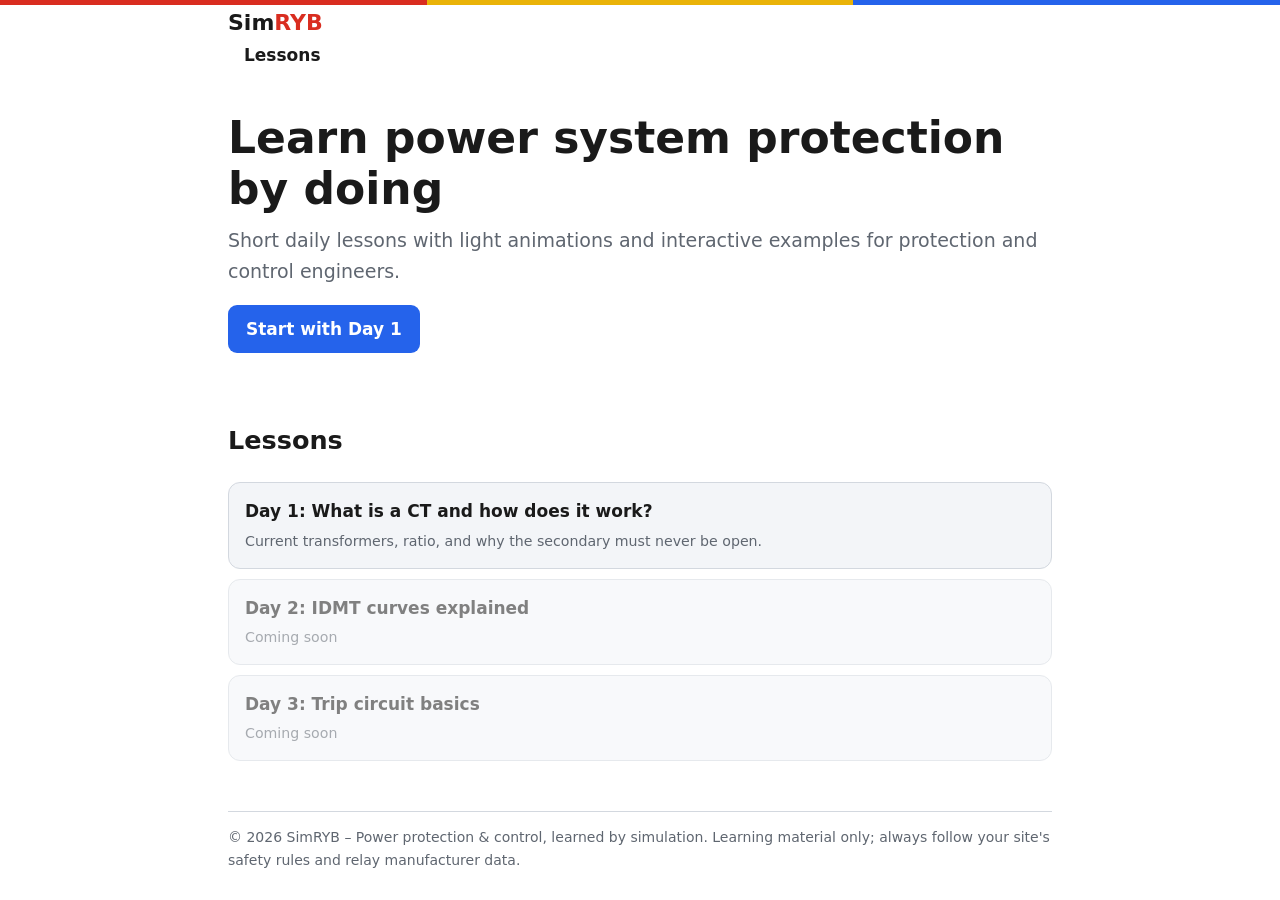
<file: index.html>
<!DOCTYPE html><html lang="en"><head><meta charset="utf-8"><meta name="viewport" content="width=device-width,initial-scale=1"><title>Learn power system protection by simulation</title>
<meta name="description" content="Daily lessons on power system protection and control with simple animations and interactive examples."><link rel="canonical" href="https://simryb.com/"><link rel="stylesheet" href="style.css"></head>
<body data-root=""><div id="hd"></div><main class="w">
<section class="hero"><h1>Learn power system protection by doing</h1><p>Short daily lessons with light animations and interactive examples for protection and control engineers.</p>
<a class="btn" href="lessons/what-is-a-ct.html">Start with Day 1</a></section>
<h2>Lessons</h2>
<a class="card" href="lessons/what-is-a-ct.html"><b>Day 1: What is a CT and how does it work?</b><br><small>Current transformers, ratio, and why the secondary must never be open.</small></a>
<div class="card soon"><b>Day 2: IDMT curves explained</b><br><small>Coming soon</small></div>
<div class="card soon"><b>Day 3: Trip circuit basics</b><br><small>Coming soon</small></div>
</main><div id="ft"></div><script src="site.js"></script></body></html>
</file>
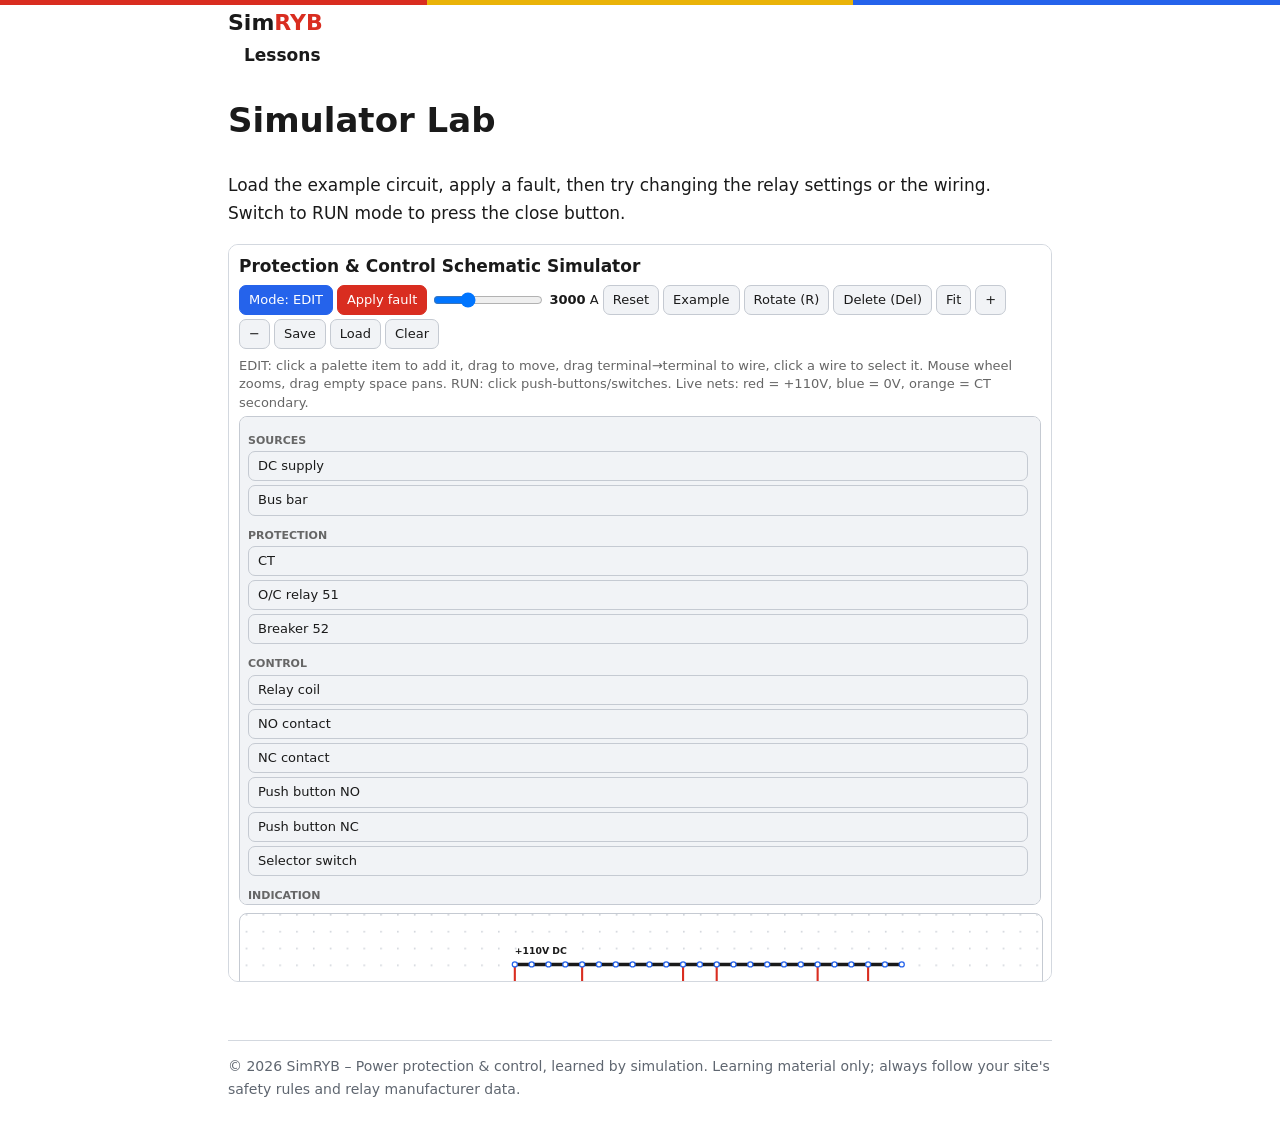
<file: lab.html>
<!DOCTYPE html><html lang="en"><head><meta charset="utf-8"><meta name="viewport" content="width=device-width,initial-scale=1"><title>Protection and control simulator lab</title>
<meta name="description" content="Free browser simulator: wire a CT, overcurrent relay, 86 lockout and breaker, apply a fault and watch the trip logic."><link rel="canonical" href="https://simryb.com/lab.html"><link rel="stylesheet" href="style.css"></head>
<body data-root=""><div id="hd"></div><main class="w"><h1>Simulator Lab</h1>
<p>Load the example circuit, apply a fault, then try changing the relay settings or the wiring. Switch to RUN mode to press the close button.</p>
<iframe src="simulator.html" title="Protection and control schematic simulator"></iframe></main><div id="ft"></div><script src="site.js"></script></body></html>
</file>
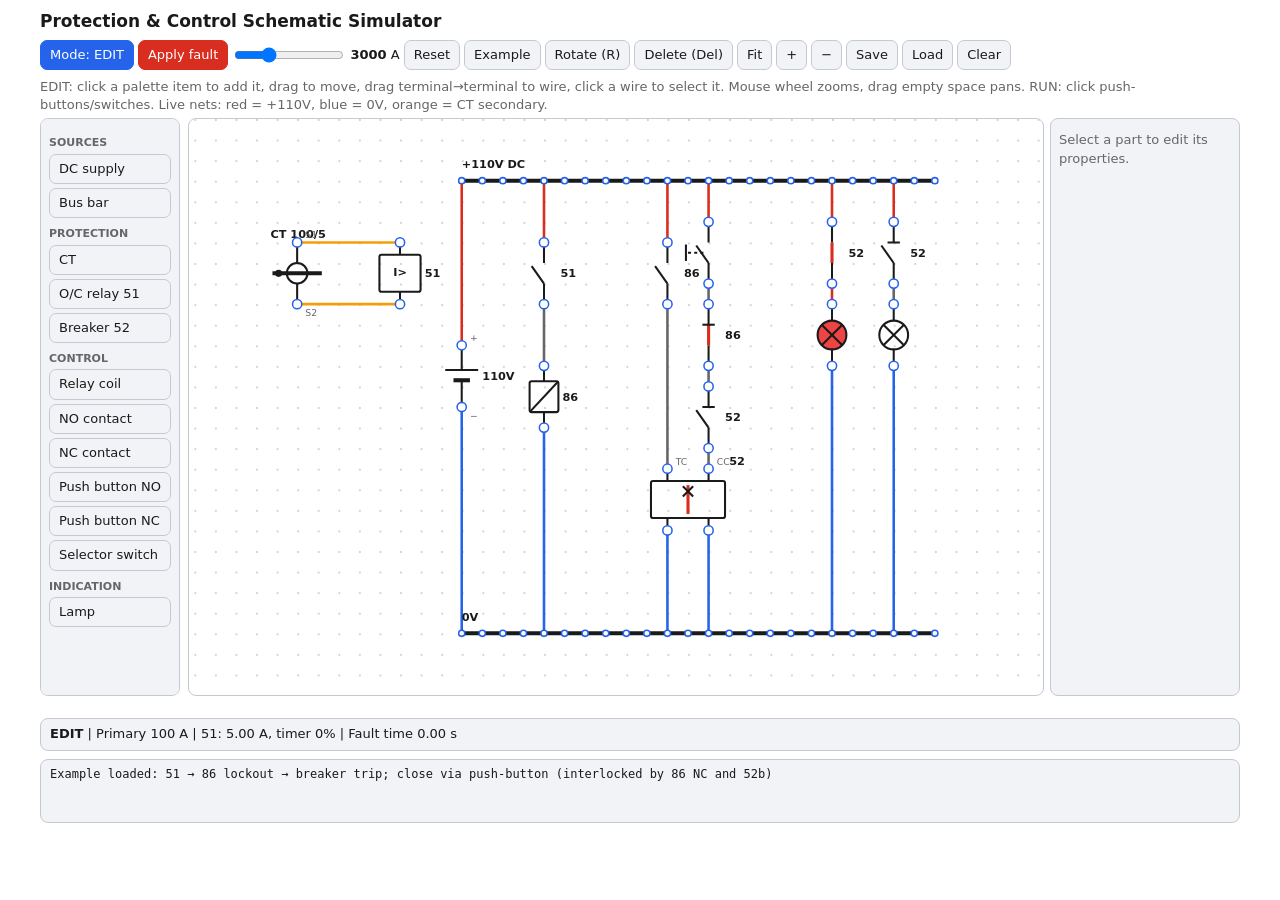
<file: simulator.html>
<!DOCTYPE html><html lang="en"><head><meta charset="utf-8"><meta name="viewport" content="width=device-width, initial-scale=1, viewport-fit=cover"><title>Protection &amp; Control Schematic Simulator</title><style>
:root{--bg:#fff;--fg:#1a1a1a;--mut:#666;--card:#f1f3f6;--bd:#c5cad2;--acc:#2563eb;--red:#d92d20;--grn:#16a34a;--org:#f59e0b;color-scheme:light dark;box-sizing:border-box;padding-top:env(safe-area-inset-top,0px);padding-bottom:env(safe-area-inset-bottom,0px)}
@media(prefers-color-scheme:dark){:root:not([data-theme=light]){--bg:#14161a;--fg:#e8e8e8;--mut:#9aa0a6;--card:#1f2329;--bd:#3a3f47}}
:root[data-theme=dark]{--bg:#14161a;--fg:#e8e8e8;--mut:#9aa0a6;--card:#1f2329;--bd:#3a3f47}
html{scroll-padding-top:env(safe-area-inset-top,0px)}
body{margin:0;background:var(--bg);color:var(--fg);font:13px/1.4 system-ui,-apple-system,Segoe UI,Roboto,sans-serif}
main{max-width:1200px;margin:0 auto;padding:10px}h1{font-size:17px;margin:0 0 6px}.m{color:var(--mut);margin:4px 0}
button,select,input:not([type=range]){font:inherit;padding:5px 9px;border:1px solid var(--bd);border-radius:7px;background:var(--card);color:var(--fg);cursor:pointer}
button{margin:0 4px 4px 0}button.p{background:var(--acc);color:#fff;border-color:var(--acc)}button.d{background:var(--red);color:#fff;border-color:var(--red)}button.g{background:var(--grn);color:#fff;border-color:var(--grn)}
.app{display:grid;grid-template-columns:140px 1fr 190px;gap:8px}@media(max-width:860px){.app{grid-template-columns:1fr}#pal{display:flex;flex-wrap:wrap}}
aside{background:var(--card);border:1px solid var(--bd);border-radius:8px;padding:8px;overflow:auto;max-height:64vh}#pal button{display:block;width:100%;text-align:left}#pal h4{margin:8px 0 3px;font-size:11px;color:var(--mut);text-transform:uppercase;width:100%}
aside label{display:block;font-size:11px;color:var(--mut);margin-top:6px}aside input,aside select{width:100%;box-sizing:border-box}aside input[type=checkbox]{width:auto}
svg{width:100%;height:64vh;background:var(--bg);border:1px solid var(--bd);border-radius:8px;touch-action:none;user-select:none;display:block}
.sy *{stroke:var(--fg);stroke-width:2;pointer-events:none}.sy .on{stroke:var(--red);stroke-width:3}.sy .th{stroke-width:4}.sy .ds{stroke-dasharray:3 3}.sy .ns{stroke:none}
.t{font:600 11px system-ui;fill:var(--fg);pointer-events:none}.l{font:9px system-ui;fill:var(--mut);pointer-events:none}.tm{fill:var(--bg);stroke:var(--acc);stroke-width:1.5}
#w{color:var(--red);font-weight:600;min-height:18px;margin-top:4px}#st{background:var(--card);border:1px solid var(--bd);border-radius:8px;padding:6px 9px}pre{background:var(--card);border:1px solid var(--bd);border-radius:8px;padding:6px 9px;min-height:50px;margin:8px 0 0;white-space:pre-wrap;font-size:12px}
</style></head><body><main>
<h1>Protection &amp; Control Schematic Simulator</h1>
<div><button id="md" class="p">Mode: EDIT</button><button id="fb" class="d">Apply fault</button><input id="If" type="range" min="200" max="10000" step="100" value="3000" style="width:110px;vertical-align:middle"> <b id="ifv"></b> A
<button onclick="rs()">Reset</button><button onclick="ex()">Example</button><button onclick="rot()">Rotate (R)</button><button onclick="del()">Delete (Del)</button><button onclick="fit()">Fit</button><button onclick="zm(.8)">+</button><button onclick="zm(1.25)">−</button><button onclick="sv2()">Save</button><button onclick="ld()">Load</button><button onclick="comps=[];wires=[];sel=null;props()">Clear</button></div>
<p class="m">EDIT: click a palette item to add it, drag to move, drag terminal→terminal to wire, click a wire to select it. Mouse wheel zooms, drag empty space pans. RUN: click push-buttons/switches. Live nets: red = +110V, blue = 0V, orange = CT secondary.</p>
<div class="app"><aside id="pal"></aside><svg id="s"></svg><aside id="pp"></aside></div>
<div id="w"></div><div id="st"></div><pre id="log"></pre>
</main><script>
const $=i=>document.getElementById(i),sv=$('s');
const L=(a,b,c,d,k='')=>`<line x1="${a}" y1="${b}" x2="${c}" y2="${d}" class="${k}"/>`;
const Rc=(x,y,w,h,f='none')=>`<rect x="${x}" y="${y}" width="${w}" height="${h}" rx="2" fill="${f}"/>`;
const lead=(a,b)=>L(0,0,0,a)+L(0,b,0,60),T2=()=>[[0,0,''],[0,60,'']];
const cont=(nc,cl,act)=>L(0,0,0,20)+L(0,40,0,60)+(cl?L(0,40,0,20,'on'):L(0,40,-12,23))+(nc?L(-6,20,6,20):'')+(act?L(-5,30,-22,30,'ds')+(act==='pb'?L(-22,22,-22,38):'<circle cx="-25" cy="30" r="3" fill="none"/>'):'');
const mkc=(n,nc,act)=>({n,g:'Control',b:[-30,0,60,60],t:T2,p:act?{}:{ref:'51'},d:c=>cont(nc,c.s.cl,act),lab:c=>[act?'':c.p.ref,16,34]});
const K={
src:{n:'DC supply',g:'Sources',b:[-20,0,40,60],t:()=>[[0,0,'+'],[0,60,'−']],p:{},d:()=>L(0,0,0,24)+L(-16,24,16,24)+L(-8,34,8,34,'th')+L(0,34,0,60),lab:()=>['110V',20,34]},
bus:{n:'Bus bar',g:'Sources',b:c=>[-8,-8,(c.p.n-1)*20+16,16],t:c=>Array.from({length:c.p.n},(_,i)=>[i*20,0,'']),p:{n:8,label:''},d:c=>L(0,0,(c.p.n-1)*20,0,'th'),lab:c=>[c.p.label,0,-12]},
ct:{n:'CT',g:'Protection',b:[-28,0,56,60],t:()=>[[0,0,'S1'],[0,60,'S2']],p:{pri:100},d:()=>L(0,0,0,20)+'<circle cx="0" cy="30" r="10" fill="none"/>'+L(0,40,0,60)+L(-24,30,24,30,'th')+'<circle cx="-18" cy="30" r="2.5" fill="var(--fg)"/>',lab:c=>['CT '+c.p.pri+'/5',-26,-4]},
oc:{n:'O/C relay 51',g:'Protection',b:[-26,0,52,60],t:T2,p:{tag:'51',ps:100,tms:.2,curve:'NI'},d:c=>lead(12,48)+Rc(-20,12,40,36,c.s.op?'rgba(217,45,32,.3)':c.s.prog>0?'rgba(245,158,11,.3)':'none')+`<rect x="-16" y="42" width="${32*c.s.prog}" height="4" fill="var(--org)" class="ns"/>`,x:()=>'<text class="t" y="33" text-anchor="middle">I&gt;</text>',lab:c=>[c.p.tag,24,34]},
brk:{n:'Breaker 52',g:'Protection',b:[-20,0,92,60],t:()=>[[0,0,'TC'],[0,60,''],[40,0,'CC'],[40,60,'']],p:{tag:'52'},d:c=>L(0,0,0,12)+L(0,48,0,60)+L(40,0,40,12)+L(40,48,40,60)+Rc(-16,12,72,36)+(c.s.closed?L(20,16,20,44,'on'):L(20,16,20,26)+L(20,34,20,44)+L(20,34,32,23))+L(15,17,25,27)+L(25,17,15,27),lab:c=>[c.p.tag,60,-4]},
coil:{n:'Relay coil',g:'Control',b:[-20,0,40,60],t:T2,p:{tag:'86',latch:true},d:c=>lead(15,45)+Rc(-14,15,28,30,c.s.en||c.s.lat?'rgba(217,45,32,.3)':'none')+(c.p.latch?L(-14,45,14,15):''),lab:c=>[c.p.tag,18,34]},
no:mkc('NO contact',0,''),nc:mkc('NC contact',1,''),pb:mkc('Push button NO',0,'pb'),pbn:mkc('Push button NC',1,'pb'),sw:mkc('Selector switch',0,'sw'),
lamp:{n:'Lamp',g:'Indication',b:[-18,0,36,60],t:T2,p:{color:'red'},d:c=>lead(16,44)+`<circle cx="0" cy="30" r="14" fill="${c.s.en?(c.p.color==='green'?'#22c55e':'#ef4444'):'none'}"/>`+L(-10,20,10,40)+L(10,20,-10,40),lab:()=>['',0,0]}};
const KC={NI:[.14,.02],VI:[13.5,1],EI:[80,2]};
const PS={tag:['Tag','text'],ref:['Follows tag (coil / relay / breaker)','text'],ps:['Plug setting % of 5A',50,200,25],tms:['TMS',.05,1,.05],curve:['Curve',['NI','VI','EI']],pri:['CT primary (A)',[100,200,400,800]],latch:['Latched (lockout)','chk'],color:['Colour',['red','green']],n:['Terminals',2,40,1],label:['Label','text']};
const S0={en:0,lat:0,op:0,prog:0,closed:true,cl:0,on:0,i:0};
const S={run:0,fault:0,If:3000,ip:100,tf:0,short:0,open:0};
let comps=[],wires=[],sel=null,selW=null,drag=null,wiring=null,pan=null,hold=null,idc=1,logs=[],prev={},V={x:-80,y:-60,w:760};
const log=m=>{logs.unshift(m);logs=logs.slice(0,8)},sn=v=>Math.round(v/20)*20;
const bb=c=>{const b=K[c.k].b;return typeof b==='function'?b(c):b};
function add(k,x,y,p,r){const c={id:'c'+idc++,k,x:x??sn(V.x+V.w/2)+(comps.length%5)*20,y:y??sn(V.y+V.w*.2)+(comps.length%5)*20,r:r||0,p:{...K[k].p,...p},s:{...S0}};comps.push(c);return c}
function del(){if(selW!=null){wires.splice(selW,1);selW=null}else if(sel){const d=sel+'.';comps=comps.filter(c=>c.id!==sel);wires=wires.filter(w=>!w[0].startsWith(d)&&!w[1].startsWith(d));sel=null}props()}
function rot(){const c=comps.find(x=>x.id===sel);if(c)c.r=(c.r+1)%4}
function rs(){comps.forEach(c=>{const sw=c.s.on&&c.k==='sw';c.s={...S0,on:sw?1:0}});S.fault=0;S.tf=0;prev={};log('Reset: lockouts cleared, breaker closed, fault cleared')}
function ex(){comps=[];wires=[];idc=1;sel=null;const A=add,W=(a,i,b,j)=>wires.push([a.id+'.'+i,b.id+'.'+j]);
const bp=A('bus',180,40,{n:24,label:'+110V DC'}),bn=A('bus',180,480,{n:24,label:'0V'}),s=A('src',180,200),ct=A('ct',20,100,{pri:100}),oc=A('oc',120,100,{tag:'51'});
const k51=A('no',260,100,{ref:'51'}),k86=A('coil',260,220,{tag:'86',latch:true}),n86=A('no',380,100,{ref:'86'}),cb=A('brk',380,320,{tag:'52'});
const pb=A('pb',420,80),x86=A('nc',420,160,{ref:'86'}),x52=A('nc',420,240,{ref:'52'}),ka=A('no',540,80,{ref:'52'}),la=A('lamp',540,160,{color:'red'}),kb=A('nc',600,80,{ref:'52'}),lb=A('lamp',600,160,{color:'green'});
W(bp,0,s,0);W(s,1,bn,0);W(ct,0,oc,0);W(ct,1,oc,1);W(bp,4,k51,0);W(k51,1,k86,0);W(k86,1,bn,4);W(bp,10,n86,0);W(n86,1,cb,0);W(cb,1,bn,10);
W(bp,12,pb,0);W(pb,1,x86,0);W(x86,1,x52,0);W(x52,1,cb,2);W(cb,3,bn,12);W(bp,18,ka,0);W(ka,1,la,0);W(la,1,bn,18);W(bp,21,kb,0);W(kb,1,lb,0);W(lb,1,bn,21);
prev={};log('Example loaded: 51 → 86 lockout → breaker trip; close via push-button (interlocked by 86 NC and 52b)');props()}
function nets(){const p={},f=x=>{if(p[x]===undefined)p[x]=x;return p[x]===x?x:(p[x]=f(p[x]))},u=(a,b)=>{p[f(a)]=f(b)};
wires.forEach(w=>u(w[0],w[1]));comps.forEach(c=>{if(c.k==='bus')for(let i=1;i<c.p.n;i++)u(c.id+'.0',c.id+'.'+i);if(c.s.cl)u(c.id+'.0',c.id+'.1')});return f}
function pn(f){const P=new Set(),N=new Set();comps.forEach(s=>{if(s.k==='src'){P.add(f(s.id+'.0'));N.add(f(s.id+'.1'))}});return[P,N]}
function en(c,f,i=0,j=1){const[P,N]=pn(f);if([...P].some(x=>N.has(x))){S.short=1;return false}const a=f(c.id+'.'+i),b=f(c.id+'.'+j);return a!==b&&((P.has(a)&&N.has(b))||(N.has(a)&&P.has(b)))}
const tmap=()=>{const m={};comps.forEach(c=>{const t=c.p.tag;if(t===undefined)return;const v=c.k==='coil'?c.s.en||c.s.lat:c.k==='oc'?c.s.op:c.k==='brk'?c.s.closed:0;m[t]=m[t]||!!v});return m};
function step(dt){S.short=0;S.open=0;const brk=comps.filter(c=>c.k==='brk'),live=!brk.length||brk.some(c=>c.s.closed);S.ip=live?(S.fault?S.If:100):0;
let f=nets();const ocs=comps.filter(c=>c.k==='oc'),cts=comps.filter(c=>c.k==='ct');
const mt=(t,o)=>{const a=f(t.id+'.0'),b=f(t.id+'.1'),x=f(o.id+'.0'),y=f(o.id+'.1');return a!==b&&((a===x&&b===y)||(a===y&&b===x))};
cts.forEach(t=>{if(S.ip>0&&!ocs.some(o=>mt(t,o)))S.open=1});
ocs.forEach(o=>{o.s.i=0;cts.forEach(t=>{if(mt(t,o))o.s.i=S.ip/(t.p.pri/5)});const M=o.s.i/(o.p.ps/100*5);let t=Infinity;if(M>1.0001){const[k,a]=KC[o.p.curve];t=o.p.tms*k/(M**a-1)}
if(t<Infinity)o.s.prog=Math.min(1,o.s.prog+dt/t);else o.s.prog=Math.max(0,o.s.prog-dt*.5);if(o.s.prog>=1)o.s.op=1;else if(o.s.prog<=0)o.s.op=0});
if(S.fault&&live)S.tf+=dt;
for(let it=0;it<8;it++){const m=tmap();let ch=0;
comps.forEach(c=>{const o=c.s.cl;if(c.k==='no')c.s.cl=!!m[c.p.ref];else if(c.k==='nc')c.s.cl=!m[c.p.ref];else if(c.k==='pb'||c.k==='sw')c.s.cl=!!c.s.on;else if(c.k==='pbn')c.s.cl=!c.s.on;if(o!==c.s.cl)ch=1});
f=nets();
comps.forEach(c=>{const o=JSON.stringify(c.s);if(c.k==='coil'){c.s.en=en(c,f);if(c.s.en&&c.p.latch)c.s.lat=1}else if(c.k==='lamp')c.s.en=en(c,f);else if(c.k==='brk'){const tc=en(c,f,0,1),cc=en(c,f,2,3);if(tc)c.s.closed=false;else if(cc)c.s.closed=true}if(JSON.stringify(c.s)!==o)ch=1});
if(!ch)break}
comps.forEach(c=>{const v=c.k==='coil'?!!(c.s.en||c.s.lat):c.k==='oc'?!!c.s.op:c.k==='brk'?!!c.s.closed:undefined;if(v===undefined)return;
if(prev[c.id]!==undefined&&prev[c.id]!==v)log(`${c.p.tag} ${c.k==='brk'?(v?'CLOSED':'TRIPPED'):c.k==='oc'?(v?'operated':'reset'):(v?'energised':'de-energised')}  (fault time ${S.tf.toFixed(2)} s)`);prev[c.id]=v})}
function P(id){const[ci,ti]=id.split('.'),c=comps.find(x=>x.id===ci);if(!c)return null;const d=K[c.k].t(c)[ti];if(!d)return null;const m=[[1,0,0,1],[0,-1,1,0],[-1,0,0,-1],[0,1,-1,0]][c.r];return{x:c.x+m[0]*d[0]+m[1]*d[1],y:c.y+m[2]*d[0]+m[3]*d[1],r:c.r}}
function render(){const f=nets(),[Pp,Nn]=pn(f),cn=new Set();if(S.ip>0)comps.filter(c=>c.k==='ct').forEach(c=>{cn.add(f(c.id+'.0'));cn.add(f(c.id+'.1'))});
const r=sv.getBoundingClientRect();if(!r.width)return;sv.setAttribute('viewBox',`${V.x} ${V.y} ${V.w} ${V.w*r.height/r.width}`);
let h='<defs><pattern id="g" width="20" height="20" patternUnits="userSpaceOnUse"><circle cx="1" cy="1" r="1" fill="var(--bd)"/></pattern></defs><rect x="-4000" y="-4000" width="8000" height="8000" fill="url(#g)"/>';
wires.forEach((w,i)=>{const a=P(w[0]),b=P(w[1]);if(!a||!b)return;const n=f(w[0]),col=Pp.has(n)?'var(--red)':Nn.has(n)?'#2563eb':cn.has(n)?'var(--org)':'var(--mut)';
const d=a.r%2===0?`M${a.x} ${a.y}V${sn((a.y+b.y)/2)}H${b.x}V${b.y}`:`M${a.x} ${a.y}H${sn((a.x+b.x)/2)}V${b.y}H${b.x}`;
h+=`<path d="${d}" fill="none" stroke="${i===selW?'var(--acc)':col}" stroke-width="${i===selW?4:2.5}"/><path data-w="${i}" d="${d}" fill="none" stroke="transparent" stroke-width="12" style="cursor:pointer"/>`});
if(wiring){const a=P(wiring.f);if(a)h+=`<path d="M${a.x} ${a.y}L${wiring.x} ${wiring.y}" stroke="var(--acc)" stroke-dasharray="5" fill="none" stroke-width="2"/>`}
comps.forEach(c=>{const k=K[c.k],b=bb(c),lb=k.lab?k.lab(c):['',0,0];
h+=`<g transform="translate(${c.x} ${c.y}) rotate(${c.r*90})"><rect data-c="${c.id}" x="${b[0]}" y="${b[1]}" width="${b[2]}" height="${b[3]}" fill="transparent" ${c.id===sel?'stroke="var(--acc)" stroke-dasharray="4"':''} style="cursor:${S.run?'pointer':'move'}"/><g class="sy">${k.d(c)}</g>${k.x?k.x(c):''}`;
if(lb[0])h+=`<text class="t" transform="translate(${lb[1]} ${lb[2]}) rotate(${-90*c.r})">${lb[0]}</text>`;
k.t(c).forEach((q,i)=>{h+=`<circle class="tm" cx="${q[0]}" cy="${q[1]}" r="${c.k==='bus'?3:4.5}"/><circle data-t="${c.id}.${i}" cx="${q[0]}" cy="${q[1]}" r="9" fill="transparent" style="cursor:crosshair"/>`;if(q[2])h+=`<text class="l" transform="translate(${q[0]} ${q[1]}) rotate(${-90*c.r})" x="8" y="${q[1]===0?-4:12}">${q[2]}</text>`});h+='</g>'});
sv.innerHTML=h;
$('w').textContent=S.short?'⚠ DC short circuit: + and 0V are connected':S.open?'⚠ CT secondary OPEN (not wired to a relay) – dangerous voltage in real life!':'';
$('st').innerHTML=`<b>${S.run?'RUN':'EDIT'}</b> | Primary ${S.ip.toFixed(0)} A | ${comps.filter(c=>c.k==='oc').map(o=>`${o.p.tag}: ${o.s.i.toFixed(2)} A, timer ${Math.round(o.s.prog*100)}%`).join(' | ')} | Fault time ${S.tf.toFixed(2)} s`;
$('log').textContent=logs.join('\n')||'Event log…';$('fb').textContent=S.fault?'Clear fault':'Apply fault';$('md').textContent='Mode: '+(S.run?'RUN':'EDIT')}
function props(){const c=comps.find(x=>x.id===sel);if(!c){$('pp').innerHTML='<p class="m">Select a part to edit its properties.</p>';return}
$('pp').innerHTML='<b>'+K[c.k].n+'</b>'+Object.keys(c.p).map(k=>{const d=PS[k],v=c.p[k];let h='<label>'+d[0]+'</label>';
if(d[1]==='text')h+=`<input data-k="${k}" value="${v}">`;else if(d[1]==='chk')h+=`<input type="checkbox" data-k="${k}" ${v?'checked':''}>`;
else if(Array.isArray(d[1]))h+=`<select data-k="${k}">${d[1].map(o=>`<option ${o==v?'selected':''}>${o}</option>`).join('')}</select>`;
else h+=`<input type="number" data-k="${k}" min="${d[1]}" max="${d[2]}" step="${d[3]}" value="${v}">`;return h}).join('')}
$('pp').oninput=e=>{const t=e.target,k=t.dataset.k,c=comps.find(x=>x.id===sel);if(!k||!c)return;c.p[k]=t.type==='checkbox'?t.checked:(t.type==='number'||k==='pri')?+t.value:t.value};
let g='';Object.keys(K).forEach(k=>{if(K[k].g!==g){g=K[k].g;$('pal').innerHTML+=`<h4>${g}</h4>`}$('pal').innerHTML+=`<button onclick="add('${k}');sel=comps[comps.length-1].id;props()">${K[k].n}</button>`});
const pt=e=>{const r=sv.getBoundingClientRect();return{x:V.x+(e.clientX-r.left)*V.w/r.width,y:V.y+(e.clientY-r.top)*V.w/r.width}};
function zm(k){const r=sv.getBoundingClientRect(),h=V.w*r.height/r.width,cx=V.x+V.w/2,cy=V.y+h/2;V.w*=k;V.x=cx-V.w/2;V.y=cy-V.w*r.height/r.width/2}
function fit(){if(!comps.length)return;const r=sv.getBoundingClientRect();let a=1e9,b=1e9,c2=-1e9,d=-1e9;comps.forEach(c=>K[c.k].t(c).forEach((_,i)=>{const q=P(c.id+'.'+i);a=Math.min(a,q.x);b=Math.min(b,q.y);c2=Math.max(c2,q.x);d=Math.max(d,q.y)}));
const w=Math.max(c2-a+160,(d-b+120)*r.width/r.height);V.w=w;V.x=(a+c2)/2-w/2;V.y=(b+d)/2-w*r.height/r.width/2}
sv.addEventListener('wheel',e=>{e.preventDefault();const p=pt(e),k=e.deltaY>0?1.12:1/1.12;V.x=p.x-(p.x-V.x)*k;V.y=p.y-(p.y-V.y)*k;V.w*=k},{passive:false});
sv.addEventListener('pointerdown',e=>{e.target.releasePointerCapture?.(e.pointerId);const d=e.target.dataset,p=pt(e),pn0={x:e.clientX,y:e.clientY,vx:V.x,vy:V.y};
if(S.run){const c=d.c&&comps.find(x=>x.id===d.c);if(c){if(c.k==='sw')c.s.on=c.s.on?0:1;else if(c.k==='pb'||c.k==='pbn'){c.s.on=1;hold=c}}else pan=pn0;return}
if(d.t)wiring={f:d.t,x:p.x,y:p.y};
else if(d.c){sel=d.c;selW=null;const c=comps.find(x=>x.id===d.c);drag={id:d.c,dx:p.x-c.x,dy:p.y-c.y};props()}
else if(d.w!==undefined){selW=+d.w;sel=null;props()}else{sel=null;selW=null;props();pan=pn0}});
addEventListener('pointermove',e=>{if(pan){const r=sv.getBoundingClientRect();V.x=pan.vx-(e.clientX-pan.x)*V.w/r.width;V.y=pan.vy-(e.clientY-pan.y)*V.w/r.width;return}
const p=pt(e);if(drag){const c=comps.find(x=>x.id===drag.id);c.x=sn(p.x-drag.dx);c.y=sn(p.y-drag.dy)}if(wiring){wiring.x=p.x;wiring.y=p.y}});
addEventListener('pointerup',e=>{pan=null;if(hold){hold.s.on=0;hold=null}
if(wiring){const el=document.elementFromPoint(e.clientX,e.clientY),t=el&&el.dataset&&el.dataset.t;if(t&&t!==wiring.f&&!wires.some(w=>w.includes(wiring.f)&&w.includes(t)))wires.push([wiring.f,t]);wiring=null}drag=null});
addEventListener('keydown',e=>{if(/INPUT|SELECT/.test(e.target.tagName))return;if(e.key==='Delete'||e.key==='Backspace')del();if(e.key==='r'||e.key==='R')rot();if(e.key==='Escape'){sel=null;selW=null;props()}});
$('md').onclick=()=>{S.run=S.run?0:1;wiring=null;drag=null};
$('fb').onclick=()=>{if(!S.fault){S.fault=1;S.tf=0;log('Fault applied: '+S.If+' A')}else{S.fault=0;log('Fault cleared')}};
$('If').oninput=e=>{S.If=+e.target.value;$('ifv').textContent=S.If};$('ifv').textContent=S.If;
function sv2(){try{localStorage.setItem('ocsim',JSON.stringify({comps,wires,idc}));log('Saved to this browser')}catch(e){log('Save not available here')}}
function ld(){try{const d=JSON.parse(localStorage.getItem('ocsim'));comps=d.comps;wires=d.wires;idc=d.idc;prev={};sel=null;log('Loaded');props()}catch(e){log('Nothing saved')}}
let last=performance.now();function loop(n){const dt=Math.min(.05,(n-last)/1000);last=n;step(dt);render();requestAnimationFrame(loop)}
ex();props();requestAnimationFrame(()=>{fit();requestAnimationFrame(loop)});
</script></body></html>
</file>
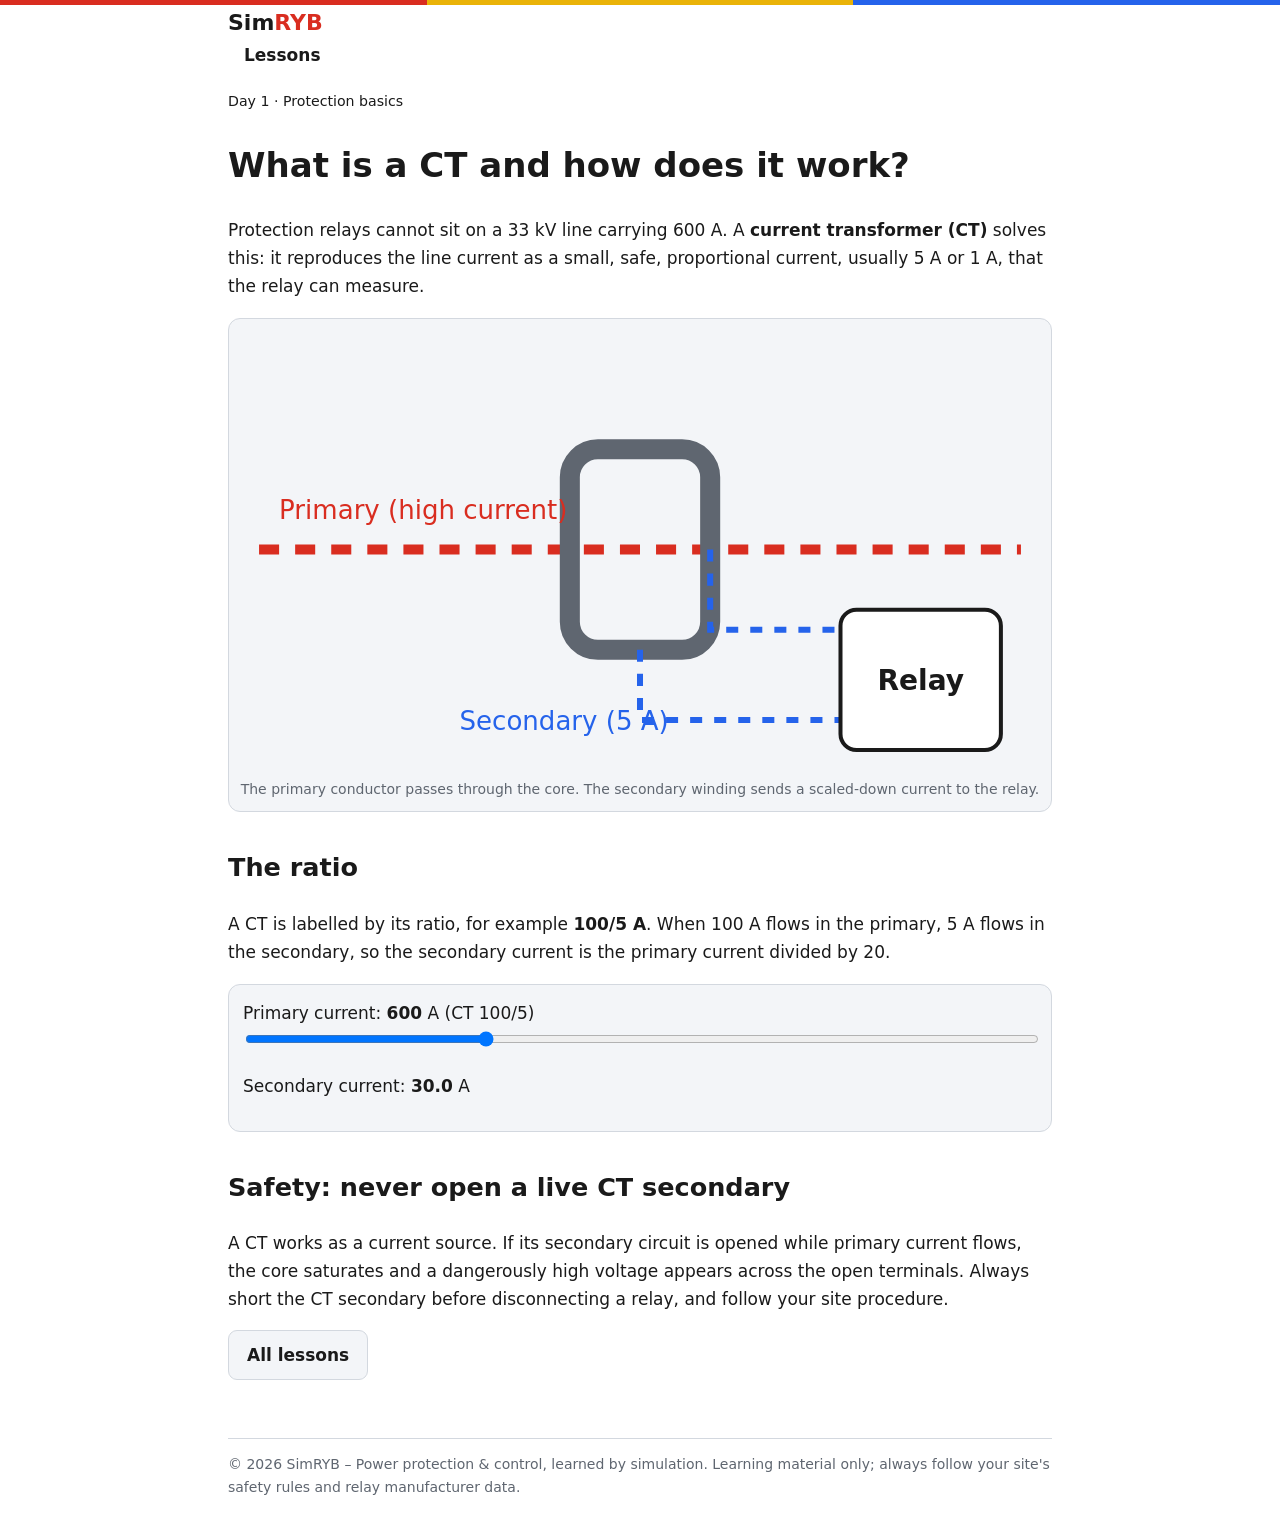
<file: what-is-a-ct.html>
<!DOCTYPE html><html lang="en"><head><meta charset="utf-8"><meta name="viewport" content="width=device-width,initial-scale=1"><title>What is a CT? How a current transformer works</title>
<meta name="description" content="A simple explanation of current transformers (CTs): ratio, secondary current, and why a CT secondary must never be left open."><link rel="canonical" href="https://simryb.com/lessons/what-is-a-ct"><link rel="stylesheet" href="../style.css"></head>
<body data-root="../"><div id="hd"></div><main class="w"><p><small>Day 1 · Protection basics</small></p><h1>What is a CT and how does it work?</h1>
<p>Protection relays cannot sit on a 33 kV line carrying 600 A. A <b>current transformer (CT)</b> solves this: it reproduces the line current as a small, safe, proportional current, usually 5 A or 1 A, that the relay can measure.</p>
<figure class="fig"><svg viewBox="0 0 400 220" role="img" aria-label="Primary current flowing through a CT core, producing a small secondary current to a relay">
<line x1="10" y1="110" x2="390" y2="110" stroke="var(--r)" stroke-width="5" class="flow"/><rect x="165" y="60" width="70" height="100" rx="14" fill="none" stroke="var(--mut)" stroke-width="10"/>
<path d="M200 160V195H300" fill="none" stroke="var(--b)" stroke-width="3" class="flow2"/><path d="M235 110V150H300" fill="none" stroke="var(--b)" stroke-width="3" class="flow2"/>
<rect x="300" y="140" width="80" height="70" rx="8" fill="var(--bg)" stroke="var(--fg)" stroke-width="2"/><text x="340" y="180" text-anchor="middle" fill="var(--fg)" font-size="14" font-weight="700">Relay</text>
<text x="20" y="95" fill="var(--r)" font-size="13">Primary (high current)</text><text x="110" y="200" fill="var(--b)" font-size="13">Secondary (5 A)</text></svg>
<figcaption>The primary conductor passes through the core. The secondary winding sends a scaled-down current to the relay.</figcaption></figure>
<h2>The ratio</h2><p>A CT is labelled by its ratio, for example <b>100/5 A</b>. When 100 A flows in the primary, 5 A flows in the secondary, so the secondary current is the primary current divided by 20.</p>
<div class="try"><label>Primary current: <output id="p">600</output> A (CT 100/5)</label><input id="s" type="range" min="0" max="2000" step="50" value="600"><p>Secondary current: <output id="q">30.0</output> A</p></div>
<h2>Safety: never open a live CT secondary</h2><p>A CT works as a current source. If its secondary circuit is opened while primary current flows, the core saturates and a dangerously high voltage appears across the open terminals. Always short the CT secondary before disconnecting a relay, and follow your site procedure.</p>
<a class="btn o" href="../index.html">All lessons</a>
</main><div id="ft"></div><script src="../site.js"></script>
<script>const s=document.getElementById('s');s.oninput=()=>{document.getElementById('p').textContent=s.value;document.getElementById('q').textContent=(s.value/20).toFixed(1)}</script></body></html>
</file>
<file: style.css>
:root{--bg:#fff;--fg:#1a1a1a;--mut:#5f6670;--card:#f3f5f8;--bd:#d3d8df;--r:#d92d20;--y:#eab308;--b:#2563eb;color-scheme:light dark}
@media(prefers-color-scheme:dark){:root{--bg:#14161a;--fg:#e8e8e8;--mut:#a0a6ae;--card:#1f2329;--bd:#3a3f47}}
*{box-sizing:border-box}body{margin:0;background:var(--bg);color:var(--fg);font:17px/1.65 system-ui,-apple-system,Segoe UI,Roboto,sans-serif}
.w{max-width:860px;margin:0 auto;padding:0 18px}a{color:var(--b)}
.bar{display:flex;height:5px}.bar i{flex:1}.bar i:nth-child(1){background:var(--r)}.bar i:nth-child(2){background:var(--y)}.bar i:nth-child(3){background:var(--b)}
header .w{display:flex;justify-content:space-between;align-items:center;padding-top:12px;padding-bottom:12px}
.logo{font-size:22px;font-weight:800;text-decoration:none;color:var(--fg)}.logo b{color:var(--r)}nav a{margin-left:16px;text-decoration:none;font-weight:600;color:var(--fg)}
.hero{padding:44px 0 24px}.hero h1{font-size:clamp(28px,6vw,44px);line-height:1.15;margin:0 0 10px}.hero p{color:var(--mut);font-size:19px;margin:0 0 18px}
.btn{display:inline-block;background:var(--b);color:#fff;padding:10px 18px;border-radius:9px;text-decoration:none;font-weight:600;margin:0 8px 8px 0}.btn.o{background:var(--card);color:var(--fg);border:1px solid var(--bd)}
.card{display:block;background:var(--card);border:1px solid var(--bd);border-radius:12px;padding:14px 16px;margin:10px 0;text-decoration:none;color:var(--fg)}.card small{color:var(--mut)}.card.soon{opacity:.55}
h2{margin-top:34px}.fig{background:var(--card);border:1px solid var(--bd);border-radius:12px;padding:10px;margin:18px 0}.fig svg{width:100%;height:auto}.fig figcaption{color:var(--mut);font-size:14px;text-align:center}
.try{background:var(--card);border:1px solid var(--bd);border-radius:12px;padding:14px;margin:18px 0}.try input{width:100%}.try output{font-weight:700}
footer{margin:50px 0 24px;color:var(--mut);font-size:14px;border-top:1px solid var(--bd);padding-top:14px}
.flow{stroke-dasharray:10 8;animation:mv 1.2s linear infinite}.flow2{stroke-dasharray:6 6;animation:mv 1.8s linear infinite}@keyframes mv{to{stroke-dashoffset:-32}}
@media(prefers-reduced-motion:reduce){.flow,.flow2{animation:none}}
iframe{width:100%;height:82vh;border:1px solid var(--bd);border-radius:10px}
</file>
